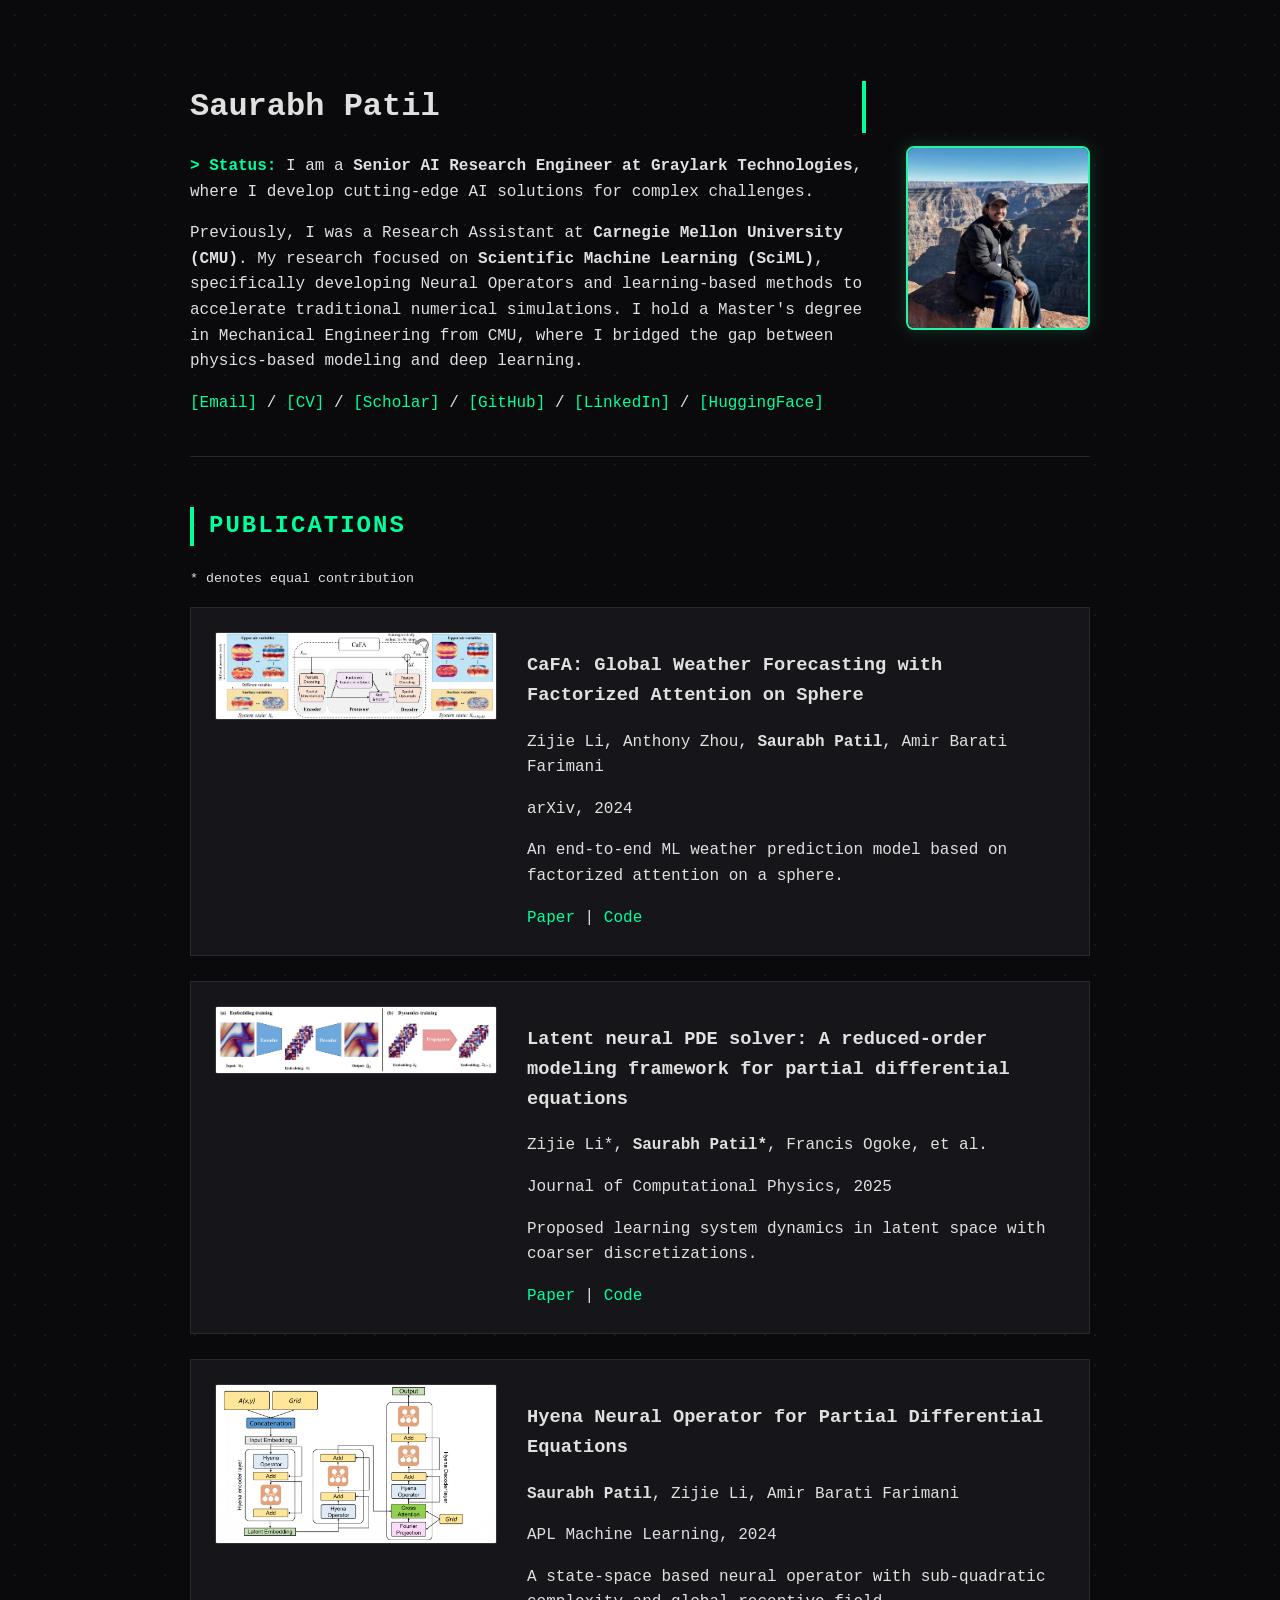
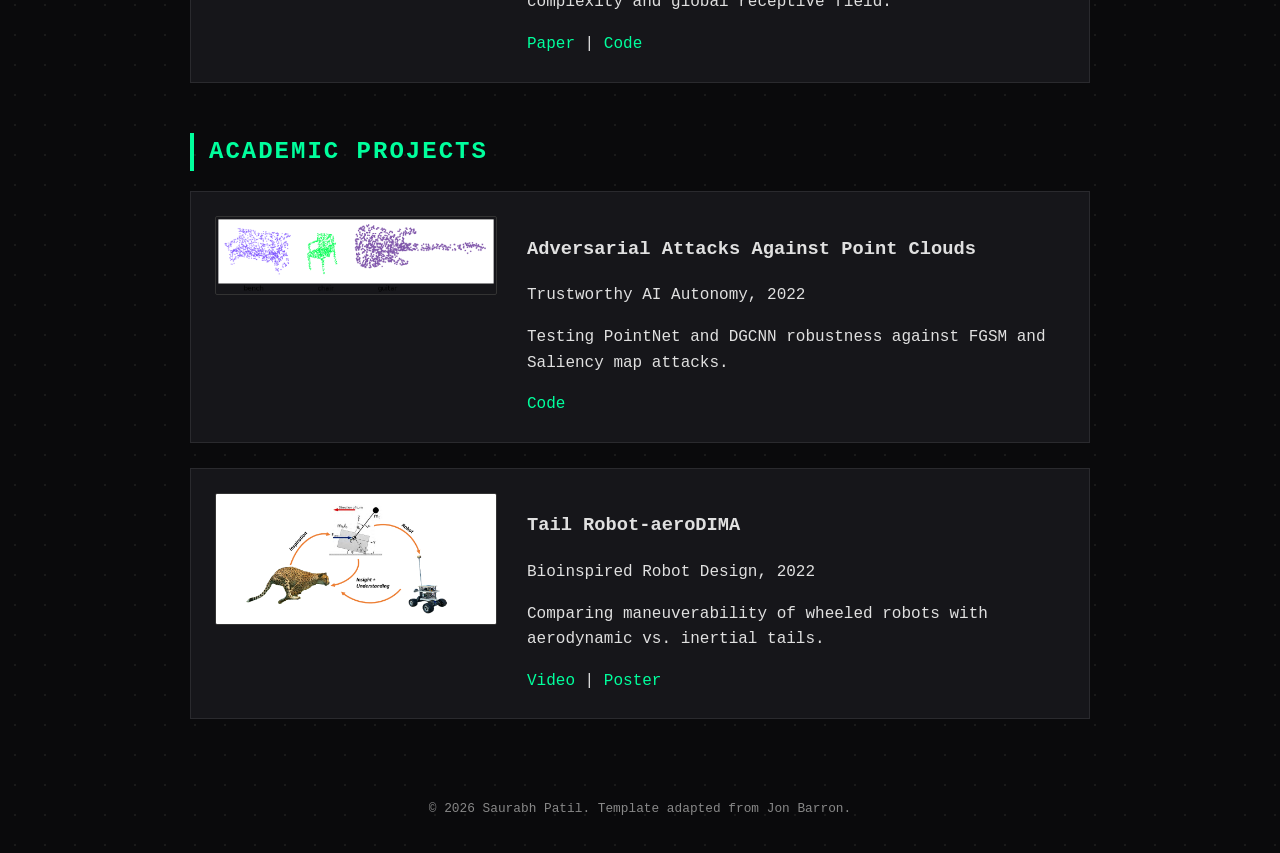
<file: index.html>
<!-- <!DOCTYPE HTML>
<html lang="en">
  <head>
    <meta http-equiv="Content-Type" content="text/html; charset=UTF-8">

    <title>Saurabh Patil</title>

    <meta name="author" content="Saurabh Patil">
    <meta name="viewport" content="width=device-width, initial-scale=1">
    <link rel="shortcut icon" href="images/favicon/favicon.ico" type="image/x-icon">
    <link rel="stylesheet" type="text/css" href="stylesheet.css">
    
  </head>
  
  <body>
    <table style="width:100%;max-width:800px;border:0px;border-spacing:0px;border-collapse:separate;margin-right:auto;margin-left:auto;"><tbody>
      <tr style="padding:0px">
        <td style="padding:0px">
          <table style="width:100%;border:0px;border-spacing:0px;border-collapse:separate;margin-right:auto;margin-left:auto;"><tbody>
            <tr style="padding:0px">
              <td style="padding:2.5%;width:63%;vertical-align:middle">
                <p class="name" style="text-align: center;">
                  Saurabh Patil
                </p>
                <p>Welcome! I worked as a research assistant at <a href="https://sites.google.com/view/barati">Mechanical and AI lab</a> in Mechanical Engineering department at Carnegie Mellon University(CMU),
                   where I worked at the intersection of numerical simulation and deep learning. Prior to that I graduated with a Master's degree in Mechanical Engineering from CMU. 
                </p>
                <p>
                  On this page you can access my publications and academic projects(done during my master's). If you click on the Projects link below you can access my personal projects that I have implemented.
                </p>
            
                <!-- <p>
                   <strong>(I am actively looking for opportunities as a Machine Learning Engineer. If you think I am a good fit for your position, please feel free to reach out)</strong>
                </p> -->
                <!-- <p style="text-align:center">
                  <a href="mailto:patilsaurabh11@gmail.com">Email</a> &nbsp;/&nbsp;
                  <a href="data/Saurabh_Patil_resume.pdf">CV</a> &nbsp;/&nbsp;
                  <a href="https://scholar.google.com/citations?user=cfGynhcAAAAJ&hl=en">Scholar</a> &nbsp;/&nbsp;
                  <a href="https://github.com/Saupatil07">Github</a>  &nbsp;/&nbsp;
                  <a href="https://www.linkedin.com/in/saurabhpatil31/">Linkedin</a> &nbsp;/&nbsp;
                  <a href="https://huggingface.co/Ellight">Huggingface</a> &nbsp;/&nbsp;
                  <a href="projects.html">Projects</a>

                </p>
              </td>
              <td style="padding:2.5%;width:40%;max-width:40%">
                <a href="images/saurabh_profile.jpg"><img style="width:100%;max-width:100%;object-fit: cover; border-radius: 50%;" alt="profile photo" src="images/saurabh_profile.jpg" class="hoverZoomLink"></a>
              </td>
            </tr>
          </tbody></table>

          <table style="width:100%;border:0px;border-spacing:0px;border-collapse:separate;margin-right:auto;margin-left:auto;"><tbody>
            <tr>
            <td style="padding:20px;width:100%;vertical-align:middle">
              <h2>Publications</h2>
              <p>
                (* denotes equal contribution)
              </p>
            </td>
          </tr>
        </tbody></table>

          <table style="width:100%;border:0px;border-spacing:0px;border-collapse:separate;margin-right:auto;margin-left:auto;"><tbody>
          <tr>
              <td style="padding:10px;width:30%;vertical-align:middle"><img src="images/Main_schematic_page-0001.jpg" width="400" height="110"></td>
              <td width="70%" valign="middle">
                <a href="https://arxiv.org/abs/2405.07395">
                  <span class="papertitle">CaFA: Global Weather Forecasting with Factorized Attention on Sphere</span>
                </a>
                <br>
              Zijie Li, Anthony Zhou,<strong>Saurabh Patil</strong>,
              Amir Barati Farimani,
  
                <br>
                <em>arXiv<em>, 2024
                <p>
                In this work we propose an end-to-end machine learning weather prediction model based on factorized attention on a sphere.
                </p>
              </td>
          </tr>

          <tr>
            <td style="padding:10px;width:30%;vertical-align:middle"><img src="images/L-PDE-solver_page-0001.jpg" width="400" height="110"></td>
            <td width="70%" valign="middle">
              <a href="https://arxiv.org/abs/2402.17853">
                <span class="papertitle">Latent Neural PDE Solver: a reduced-order modelling framework for partial differential equations</span>
              </a>
              <br>
            Zijie Li*,<strong>Saurabh Patil*</strong>,
            Francis Ogoke,
            Dule Shu,
            Wilson Zhen,
            Michael Schneier,
            John R. Buchanan, Jr.
            Amir Barati Farimani,

              <br>
              <em>arXiv<em>, 2024
              <p>
              In this paper we propose to learn the dynamics of the system in the latent space with much
              coarser discretizations.
              </p>
            </td>
          </tr>

          <tr>
            <td style="padding:20px;width:30%;vertical-align:middle"><img src="images/architecture_1_page-0001.jpg" width="400" height="192"></td>
            <td width="70%" valign="middle">
              <a href="https://pubs.aip.org/aip/aml/article/1/4/046114/2928094">
                <span class="papertitle">Hyena neural operator for partial differential equations                 </span>
              </a>
              <br>
            <strong>Saurabh Patil</strong>,
            Zijie Li,
            Amir Barati Farimani,

              <br>
              <em>APL Machine Learning<em>, 2024
              <br>
              <a href="https://github.com/Saupatil07/Hyena-Neural-Operator">code</a>
              <br>
              <p>
              In this paper we propose and study a state space based neural operator that is capable of sub-quadratic complexity and a global receptive field.
              </p>
            </td>
          </tr>

          <tr>
            <td style="padding:20px;width:30%;vertical-align:middle"><img src="images/framework_page-0001.jpg" width="380" height="180"></td>
            <td width="70%" valign="middle">
              <a href="https://www.medrxiv.org/content/10.1101/2023.11.02.23297976v1">
                <span class="papertitle">Forecasting COVID-19 New Cases Using Transformer Deep Learning Model  </span>
              </a>
              <br>
            <strong>Saurabh Patil</strong>,
            Parisa Mollaei,
            Amir Barati Farimani,

              <br>
              <em>medRxiv<em>, 2023
              <br>
              <a href="https://github.com/Saupatil07/Covid-Forecasting-using-deep-learning">code</a>
              <br>
              <p>
                In this study, an effort was made to improve the correctness of the models by incorporating recent advancements in attention-based models for time-
                series forecasting.
              </p>
            </td>
          </tr>
        </tbody></table>
          <table style="width:100%;border:0px;border-spacing:0px;border-collapse:separate;margin-right:auto;margin-left:auto;"><tbody>
            <tr>
            <td style="padding:20px;width:100%;vertical-align:middle">
              <h2>Academic Projects</h2>
            </td>
          </tr>
        </tbody></table>
          <table style="width:100%;border:0px;border-spacing:0px;border-collapse:separate;margin-right:auto;margin-left:auto;"><tbody>
            <tr>
              <td style="padding:10px;width:30%;vertical-align:middle"><img src="images/adversarial_point_cloud.png" width="400" height="110"></td>
              <td width="70%" valign="middle">
                <a href="data/TAI_Final_Report-1.pdf">
                  <span class="papertitle">Adversarial Attacks Against Point Clouds</span>
                </a>
                <br>
              <strong>Saurabh Patil</strong>,
              Hemant Kumar Sharma,
              Akshay Anthony
                <br>
                <em>Trustworthy AI Autonomy<em>, 2022
                <br>
                <a href="https://github.com/Saupatil07/Adversarial-Attacks-against-Point-clouds">code</a>
                <br>
                <p>
                In this project, we propose to test robustness of PointNet and DGCNN against two adversarial attacks - Fast gradient sign attack method and Saliency map attack on ModelNet40 dataset.
                </p>
              </td>
            </tr>
            <tr>
              <td style="padding:20px;width:30%;vertical-align:middle"><img src="images/bioinspired.png" width="400" height="192"></td>
              <td width="70%" valign="middle">
                <a href="data/Tail Team Final Report.pdf">
                  <span class="papertitle">Tail Robot-aeroDIMA</span>
                </a>
                <br>
              <strong>Saurabh Patil</strong>,
              Zachary Nobles, 
              Ryan Tarr, 
              Aishwarya Ravi,
              Pranav Katragadda, 
              Harshal Vakhariya
                <br>
                <em>Bioinspired Robot Design and Experimentation<em>, 2022
                <br>
                <a href="https://youtu.be/UXPaBU0tEnw">Video</a>,
                <a href="data/24775-1.pdf">Poster</a>
                <br>
                <p>
                  The purpose of this project is to compare the maneuverability during turns of a wheeled robot with an aerodynamic tail to one with an inertial (rigid) tail.
                </p>
              </td>
            </tr>
            <tr>
              <td style="padding:20px;width:30%;vertical-align:middle"><img src="images/diff_sample_27500.png" width="400" height="192"></td>
              <td width="70%" valign="middle">
                <a href="">
                  <span class="papertitle">HeatDiffusion</span>
                </a>
                <br>
              <strong>Saurabh Patil</strong>,
              Amir Barati Farimani
                <br>
                <em>Summer Project<em>, 2022
                <p>
                  In this project, we propose a denoising diffusion model for steady state heat conduction predictions without prior knowledge of the governing equations.
                </p>
              </td>
            </tr>
          </tbody></table>
        </tbody></table>
        <table style="width:100%;border:0px;border-spacing:0px;border-collapse:separate;margin-right:auto;margin-left:auto;"><tbody>
          <tr>
            <td style="padding:0px">
              <br>
              <p style="text-align:right;font-size:small;">
                Feel free to steal this website's <a href="https://github.com/jonbarron/jonbarron_website">source code</a>. <strong>Do not</strong> scrape the HTML from this page itself, as it includes analytics tags that you do not want on your own website &mdash; use the github code instead. Also, consider using <a href="https://leonidk.com/">Leonid Keselman</a>'s <a href="https://github.com/leonidk/new_website">Jekyll fork</a> of this page.
              </p>
            </td>
          </tr>
        </tbody></table>
      </td>
    </tr>
  </table>
</body>
</html> -->

<!DOCTYPE html>
<html lang="en">
<head>
    <meta charset="UTF-8">
    <meta name="viewport" content="width=device-width, initial-scale=1.0">
    <title>Saurabh Patil | Research Assistant</title>
    <meta name="author" content="Saurabh Patil">
    <link rel="shortcut icon" href="images/favicon/favicon.ico" type="image/x-icon">
    <link rel="stylesheet" href="stylesheet.css">
</head>
<body>

    <header class="fade-in">
        <div class="bio-text">
            <h1 class="typing">Saurabh Patil</h1>
            <p>
                <span style="color: var(--accent-color); font-weight: bold;">> Status:</span> I am a <strong>Senior AI Research Engineer at Graylark Technologies</strong>, where I develop cutting-edge AI solutions for complex challenges. 
            </p>
            <p>
                Previously, I was a Research Assistant at <strong>Carnegie Mellon University (CMU)</strong>. My research focused on <strong>Scientific Machine Learning (SciML)</strong>, specifically developing Neural Operators and learning-based methods to accelerate traditional numerical simulations. I hold a Master's degree in Mechanical Engineering from CMU, where I bridged the gap between physics-based modeling and deep learning.
            </p>
            <!-- </div> -->
            <div class="links">
                <a href="mailto:patilsaurabh11@gmail.com">[Email]</a> /
                <a href="data/Saurabh_Patil_resume.pdf">[CV]</a> /
                <a href="https://scholar.google.com/citations?user=cfGynhcAAAAJ&hl=en">[Scholar]</a> /
                <a href="https://github.com/Saupatil07">[GitHub]</a> /
                <a href="https://www.linkedin.com/in/saurabhpatil31/">[LinkedIn]</a> /
                <a href="https://huggingface.co/Ellight">[HuggingFace]</a>
            </div>
        </div>
        <img src="images/saurabh_profile.jpg" alt="Saurabh Patil" class="profile-pic">
    </header>

    <section id="publications" class="fade-in">
        <h2>Publications</h2>
        <p><small>* denotes equal contribution</small></p>

        <div class="card">
            <img src="images/Main_schematic_page-0001.jpg" alt="CaFA">
            <div class="card-content">
                <h3>CaFA: Global Weather Forecasting with Factorized Attention on Sphere</h3>
                <p class="authors">Zijie Li, Anthony Zhou, <strong>Saurabh Patil</strong>, Amir Barati Farimani</p>
                <p class="venue">arXiv, 2024</p>
                <p>An end-to-end ML weather prediction model based on factorized attention on a sphere.</p>
                <a href="https://arxiv.org/abs/2405.07395">Paper</a> | <a href="https://github.com/BaratiLab/CaFA">Code</a>
            </div>
        </div>

        <div class="card">
          <div style="display: flex; flex-direction: column; gap: 8px;">
            <img src="images/L-PDE-solver_page-0001.jpg" alt="L-PDE">
          </div>
            <div class="card-content">
                <h3>Latent neural PDE solver: A reduced-order modeling framework for partial differential equations</h3>
                <p class="authors">Zijie Li*, <strong>Saurabh Patil*</strong>, Francis Ogoke, et al.</p>
                <p class="venue">Journal of Computational Physics, 2025</p>
                <p>Proposed learning system dynamics in latent space with coarser discretizations.</p>
                <a href="https://www.sciencedirect.com/science/article/pii/S0021999124009537">Paper</a> | <a href="https://github.com/BaratiLab/LNS-Latent-Neural-PDE-Solver">Code</a>
            </div>
        </div>

        <div class="card">
            <img src="images/architecture_1_page-0001.jpg" alt="Hyena">
            <div class="card-content">
                <h3>Hyena Neural Operator for Partial Differential Equations</h3>
                <p class="authors"><strong>Saurabh Patil</strong>, Zijie Li, Amir Barati Farimani</p>
                <p class="venue">APL Machine Learning, 2024</p>
                <p>A state-space based neural operator with sub-quadratic complexity and global receptive field.</p>
                <a href="https://pubs.aip.org/aip/aml/article/1/4/046114/2928094">Paper</a> | <a href="https://github.com/Saupatil07/Hyena-Neural-Operator">Code</a>
            </div>
        </div>
    </section>

    <section id="projects" class="fade-in">
        <h2>Academic Projects</h2>
        <div class="card">
            <img src="images/adversarial_point_cloud.png" alt="Point Clouds">
            <div class="card-content">
                <h3>Adversarial Attacks Against Point Clouds</h3>
                <p class="venue">Trustworthy AI Autonomy, 2022</p>
                <p>Testing PointNet and DGCNN robustness against FGSM and Saliency map attacks.</p>
                <a href="https://github.com/Saupatil07/Adversarial-Attacks-against-Point-clouds">Code</a>
            </div>
        </div>

        <div class="card">
            <img src="images/bioinspired.png" alt="Tail Robot">
            <div class="card-content">
                <h3>Tail Robot-aeroDIMA</h3>
                <p class="venue">Bioinspired Robot Design, 2022</p>
                <p>Comparing maneuverability of wheeled robots with aerodynamic vs. inertial tails.</p>
                <a href="https://youtu.be/UXPaBU0tEnw">Video</a> | <a href="data/24775-1.pdf">Poster</a>
            </div>
        </div>
    </section>

    <footer>
        <p style="text-align: center; margin-top: 80px; font-size: 0.8rem; color: #888;">
            &copy; 2026 Saurabh Patil. Template adapted from Jon Barron.
        </p>
    </footer>

    <script src="script.js"></script>
</body>
</html>
</file>
<file: stylesheet.css>
/* latin-ext */
/* @font-face {
  font-family: 'Lato';
  font-style: italic;
  font-weight: 400;
  src: local('Lato Italic'), local('Lato-Italic'), url(https://fonts.gstatic.com/s/lato/v15/S6u8w4BMUTPHjxsAUi-qNiXg7eU0.woff2) format('woff2');
  unicode-range: U+0100-024F, U+0259, U+1E00-1EFF, U+2020, U+20A0-20AB, U+20AD-20CF, U+2113, U+2C60-2C7F, U+A720-A7FF;
}
/* latin */
/* @font-face {
  font-family: 'Lato';
  font-style: italic;
  font-weight: 400;
  src: local('Lato Italic'), local('Lato-Italic'), url(https://fonts.gstatic.com/s/lato/v15/S6u8w4BMUTPHjxsAXC-qNiXg7Q.woff2) format('woff2');
  unicode-range: U+0000-00FF, U+0131, U+0152-0153, U+02BB-02BC, U+02C6, U+02DA, U+02DC, U+2000-206F, U+2074, U+20AC, U+2122, U+2191, U+2193, U+2212, U+2215, U+FEFF, U+FFFD;
} */
/* latin-ext */
/* @font-face {
  font-family: 'Lato';
  font-style: italic;
  font-weight: 700;
  src: local('Lato Bold Italic'), local('Lato-BoldItalic'), url(https://fonts.gstatic.com/s/lato/v15/S6u_w4BMUTPHjxsI5wq_FQftx9897sxZ.woff2) format('woff2');
  unicode-range: U+0100-024F, U+0259, U+1E00-1EFF, U+2020, U+20A0-20AB, U+20AD-20CF, U+2113, U+2C60-2C7F, U+A720-A7FF;
} */
/* latin */
/* @font-face {
  font-family: 'Lato';
  font-style: italic;
  font-weight: 700;
  src: local('Lato Bold Italic'), local('Lato-BoldItalic'), url(https://fonts.gstatic.com/s/lato/v15/S6u_w4BMUTPHjxsI5wq_Gwftx9897g.woff2) format('woff2');
  unicode-range: U+0000-00FF, U+0131, U+0152-0153, U+02BB-02BC, U+02C6, U+02DA, U+02DC, U+2000-206F, U+2074, U+20AC, U+2122, U+2191, U+2193, U+2212, U+2215, U+FEFF, U+FFFD;
} */
/* latin-ext */
/* @font-face {
  font-family: 'Lato';
  font-style: normal;
  font-weight: 400;
  src: local('Lato Regular'), local('Lato-Regular'), url(https://fonts.gstatic.com/s/lato/v15/S6uyw4BMUTPHjxAwXiWtFCfQ7A.woff2) format('woff2');
  unicode-range: U+0100-024F, U+0259, U+1E00-1EFF, U+2020, U+20A0-20AB, U+20AD-20CF, U+2113, U+2C60-2C7F, U+A720-A7FF;
} */
/* latin */
/* @font-face {
  font-family: 'Lato';
  font-style: normal;
  font-weight: 400;
  src: local('Lato Regular'), local('Lato-Regular'), url(https://fonts.gstatic.com/s/lato/v15/S6uyw4BMUTPHjx4wXiWtFCc.woff2) format('woff2');
  unicode-range: U+0000-00FF, U+0131, U+0152-0153, U+02BB-02BC, U+02C6, U+02DA, U+02DC, U+2000-206F, U+2074, U+20AC, U+2122, U+2191, U+2193, U+2212, U+2215, U+FEFF, U+FFFD;
}

@font-face {
  font-family: 'Lato';
  font-style: normal;
  font-weight: 700;
  src: local('Lato Bold'), local('Lato-Bold'), url(https://fonts.gstatic.com/s/lato/v15/S6u9w4BMUTPHh6UVSwaPGQ3q5d0N7w.woff2) format('woff2');
  unicode-range: U+0100-024F, U+0259, U+1E00-1EFF, U+2020, U+20A0-20AB, U+20AD-20CF, U+2113, U+2C60-2C7F, U+A720-A7FF;
}

@font-face {
  font-family: 'Lato';
  font-style: normal;
  font-weight: 700;
  src: local('Lato Bold'), local('Lato-Bold'), url(https://fonts.gstatic.com/s/lato/v15/S6u9w4BMUTPHh6UVSwiPGQ3q5d0.woff2) format('woff2');
  unicode-range: U+0000-00FF, U+0131, U+0152-0153, U+02BB-02BC, U+02C6, U+02DA, U+02DC, U+2000-206F, U+2074, U+20AC, U+2122, U+2191, U+2193, U+2212, U+2215, U+FEFF, U+FFFD;
}

a {
  color: #1772d0;
  text-decoration: none;
}

a:focus,
a:hover {
  color: #f09228;
  text-decoration: none;
}

body,
td,
th,
tr,
p,
a {
  font-family: 'Lato', Verdana, Helvetica, sans-serif;
  font-size: 14px;
}

strong {
  font-family: 'Lato', Verdana, Helvetica, sans-serif;
  font-size: 14px;
}

h2 {
  margin: 0;
  font-weight: normal;
  font-family: 'Lato', Verdana, Helvetica, sans-serif;
  font-size: 22px;
}

.papertitle {
  font-family: 'Lato', Verdana, Helvetica, sans-serif;
  font-size: 14px;
  font-weight: 700;
}

.name {
  padding-top: 20px;
  margin: 0;
  font-family: 'Lato', Verdana, Helvetica, sans-serif;
  font-size: 32px;
}

.one {
  width: 160px;
  height: 160px;
  position: relative;
}

.two {
  width: 160px;
  height: 160px;
  position: absolute;
  transition: opacity .2s ease-in-out;
  -moz-transition: opacity .2s ease-in-out;
  -webkit-transition: opacity .2s ease-in-out;
}

.fade {
  transition: opacity .2s ease-in-out;
  -moz-transition: opacity .2s ease-in-out;
  -webkit-transition: opacity .2s ease-in-out;
}

span.highlight {
  background-color: #ffffd0;
} */


/* :root {
    --primary-color: #005bb7;
    --text-color: #333;
    --bg-color: #ffffff;
    --card-bg: #f9f9f9;
}

body {
    font-family: 'Segoe UI', Tahoma, Geneva, Verdana, sans-serif;
    line-height: 1.6;
    color: var(--text-color);
    max-width: 900px;
    margin: 0 auto;
    padding: 20px;
    background-color: var(--bg-color);
}

a {
    color: var(--primary-color);
    text-decoration: none;
    font-weight: 500;
}

a:hover {
    text-decoration: underline;
}

header {
    display: flex;
    align-items: center;
    gap: 40px;
    padding: 40px 0;
    border-bottom: 1px solid #eee;
}

.profile-pic {
    width: 200px;
    height: 200px;
    border-radius: 50%;
    object-fit: cover;
    flex-shrink: 0;
}

.bio-text h1 {
    margin-top: 0;
    font-size: 2.2rem;
}

.links {
    margin-top: 15px;
}

.links a {
    margin-right: 12px;
    font-size: 0.95rem;
}

h2 {
    border-bottom: 2px solid var(--primary-color);
    display: inline-block;
    margin-top: 50px;
    margin-bottom: 25px;
}

.card {
    display: flex;
    gap: 25px;
    background: var(--card-bg);
    padding: 20px;
    border-radius: 12px;
    margin-bottom: 25px;
    transition: transform 0.2s;
    border: 1px solid #eee;
}

.card:hover {
    transform: translateY(-3px);
    box-shadow: 0 4px 15px rgba(0,0,0,0.05);
}

.card img {
    width: 250px;
    height: 140px;
    object-fit: cover;
    border-radius: 8px;
    flex-shrink: 0;
}

.card-content h3 {
    margin-top: 0;
    margin-bottom: 8px;
    font-size: 1.2rem;
}

.venue {
    font-style: italic;
    color: #666;
    margin: 5px 0;
}

.authors {
    font-size: 0.95rem;
    margin-bottom: 10px;
}

@media (max-width: 768px) {
    header {
        flex-direction: column-reverse;
        text-align: center;
        gap: 20px;
    }
    .card {
        flex-direction: column;
    }
    .card img {
        width: 100%;
        height: auto;
    }
}

.fade-in {
    animation: fadeIn 1s ease-in;
}

@keyframes fadeIn {
    from { opacity: 0; transform: translateY(10px); }
    to { opacity: 1; transform: translateY(0); }
} */


:root {
    --bg-color: #0a0a0c;          /* Deep dark background */
    --accent-color: #00ff9d;      /* "Matrix" green or AI Cyan */
    --text-color: #e0e0e0;
    --card-bg: #16161a;
    --border-color: #2a2a2e;
}

body {
    font-family: 'Courier New', Courier, monospace; /* Computerized font */
    background-color: var(--bg-color);
    color: var(--text-color);
    line-height: 1.6;
    max-width: 900px;
    margin: 0 auto;
    padding: 20px;
    /* Subtle Grid Background Effect */
    background-image: radial-gradient(circle, #1a1a1a 1px, transparent 1px);
    background-size: 30px 30px;
}

a {
    color: var(--accent-color);
    text-decoration: none;
    transition: 0.3s;
}

a:hover {
    text-shadow: 0 0 8px var(--accent-color); /* Glowing effect */
}

header {
    display: flex;
    align-items: center;
    gap: 40px;
    padding: 40px 0;
    border-bottom: 1px solid var(--border-color);
}

.profile-pic {
    width: 180px;
    height: 180px;
    border-radius: 8px; /* Square with slight round for a "tech" feel */
    border: 2px solid var(--accent-color);
    box-shadow: 0 0 15px rgba(0, 255, 157, 0.2);
    filter: grayscale(20%);
}

h2 {
    color: var(--accent-color);
    text-transform: uppercase;
    letter-spacing: 2px;
    border-left: 4px solid var(--accent-color);
    padding-left: 15px;
    margin-top: 50px;
}

/* .card {
    display: flex;
    gap: 25px;
    background: var(--card-bg);
    padding: 20px;
    border: 1px solid var(--border-color);
    border-radius: 4px;
    margin-bottom: 25px;
    transition: all 0.3s ease;
} */

/* .card:hover {
    border-color: var(--accent-color);
    box-shadow: 0 0 20px rgba(0, 255, 157, 0.1);
    transform: scale(1.01);
} */

/* .card img {
    width: 220px;
    filter: brightness(0.8) contrast(1.2);
    border: 1px solid var(--border-color);
} */

/* .card img {
    width: 280px;
    height: 140px; 
    object-fit: cover; 
    border: 1px solid var(--border-color);
    filter: brightness(0.8) contrast(1.2);
    border-radius: 4px;
} */

.card {
    display: flex;
    gap: 30px; /* Increased gap for a cleaner look */
    align-items: flex-start; /* Aligns image to the top of the card */
    background: var(--card-bg);
    padding: 24px;
    border: 1px solid var(--border-color);
    margin-bottom: 25px;
}

.card img {
    /* FIX: Remove fixed 'width' and use 'max-width' */
    width: 280px; 
    height: auto; /* Maintains the actual proportions of your figure */
    
    /* Technical touch: keeps lines in your diagram sharp */
    image-rendering: -webkit-optimize-contrast; 
    
    border: 1px solid #333;
    border-radius: 2px;
    flex-shrink: 0; /* CRITICAL: Prevents the text from squeezing the image */
}

.card-content {
    flex-grow: 1;
    min-width: 0; /* Prevents text overflow issues */
}
/* AI Terminal Typing Effect */
.typing {
    overflow: hidden;
    border-right: .15em solid var(--accent-color);
    white-space: nowrap;
    animation: typing 3.5s steps(40, end), blink-caret .75s step-end infinite;
}

@keyframes typing { from { width: 0 } to { width: 100% } }
@keyframes blink-caret { from, to { border-color: transparent } 50% { border-color: var(--accent-color); } }

@media (max-width: 768px) {
    header { flex-direction: column-reverse; }
    .card { flex-direction: column; }
}
</file>
